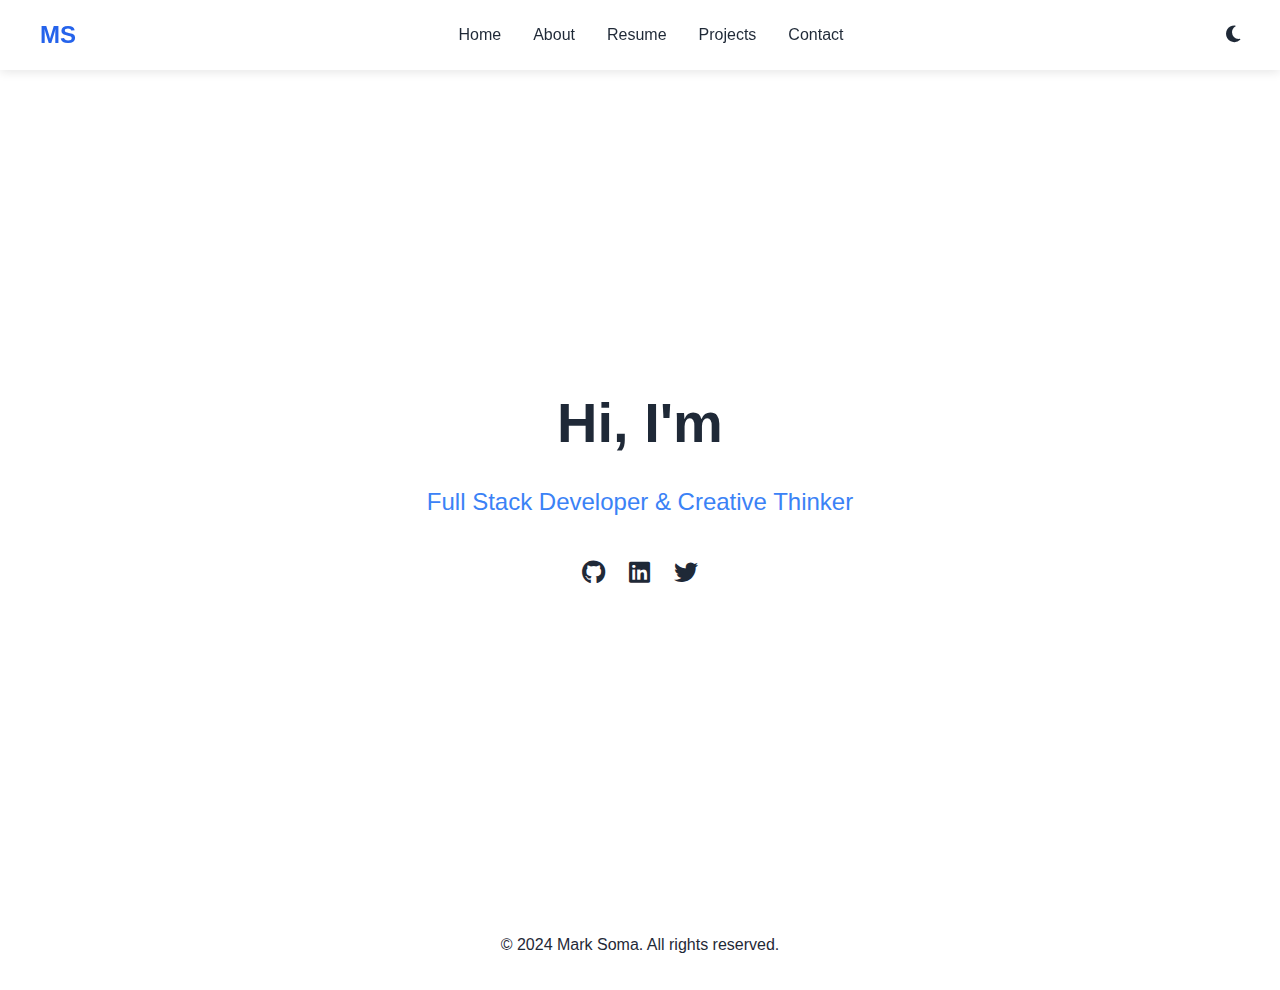
<file: index.html>
<!DOCTYPE html>
<html lang="en">
<head>
  <meta charset="UTF-8">
  <meta name="viewport" content="width=device-width, initial-scale=1.0">
  <title>Mark Soma</title>
  <link rel="stylesheet" href="https://cdnjs.cloudflare.com/ajax/libs/font-awesome/6.4.0/css/all.min.css">
  <link rel="stylesheet" href="styles.css">
</head>
<body>
  <nav id="nav-bar">
    <div class="nav-container">
      <div class="logo">MS</div>
      <div class="nav-links">
        <a href="index.html" class="nav-link">Home</a>
        <a href="pages/about.html" class="nav-link">About</a>
        <a href="pages/resume.html" class="nav-link">Resume</a>
        <a href="pages/projects.html" class="nav-link">Projects</a>
        <a href="pages/contact.html" class="nav-link">Contact</a>
      </div>
      <button id="theme-toggle">
        <i class="fas fa-moon"></i>
      </button>
    </div>
  </nav>

  <main id="main-content">
    <section class="hero-section">
      <div class="container">
        <h1 class="typing-effect">Hi, I'm Mark Soma</h1>
        <p class="subtitle">Full Stack Developer & Creative Thinker</p>
        <div class="social-links">
          <a href="https://github.com/marksoma" target="_blank" class="social-link"><i class="fab fa-github"></i></a>
          <a href="https://linkedin.com/in/mark-soma" target="_blank" class="social-link"><i class="fab fa-linkedin"></i></a>
          <a href="https://twitter.com/marksoma" target="_blank" class="social-link"><i class="fab fa-twitter"></i></a>
        </div>
      </div>
    </section>
  </main>

  <footer>
    <div class="container">
      <p>&copy; 2024 Mark Soma. All rights reserved.</p>
    </div>
  </footer>
  <script src="js/theme.js"></script>
  <script>
    // Typing effect
    const typingText = document.querySelector('.typing-effect');
    const text = typingText.textContent;
    typingText.textContent = '';

    let charIndex = 0;
    function typeText() {
        if (charIndex < text.length) {
            typingText.textContent += text.charAt(charIndex);
            charIndex++;
            setTimeout(typeText, 100);
        }
    }

    document.addEventListener('DOMContentLoaded', typeText);
  </script>
</body>
</html>
</file>
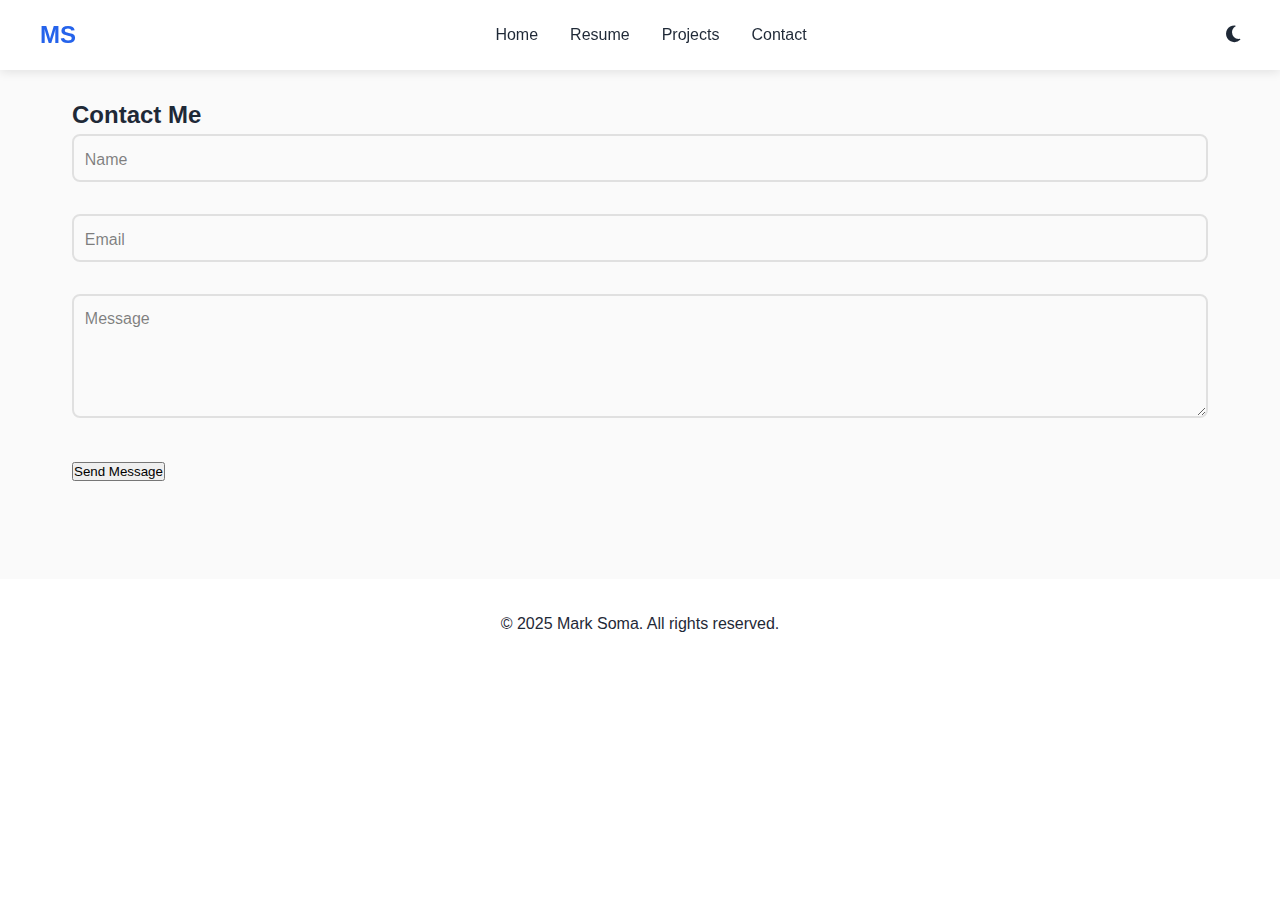
<file: pages/contact.html>
<!DOCTYPE html>
<html lang="en">
<head>
  <meta charset="UTF-8">
  <meta name="viewport" content="width=device-width, initial-scale=1.0">
  <title>Contact - Mark Soma</title>
  <link rel="stylesheet" href="https://cdnjs.cloudflare.com/ajax/libs/font-awesome/6.4.0/css/all.min.css">
  <link rel="stylesheet" href="../styles.css">
</head>
<body>
  <nav id="nav-bar">
    <div class="nav-container">
      <div class="logo">MS</div>
      <div class="nav-links">
        <a href="../index.html" class="nav-link">Home</a>
        <a href="resume.html" class="nav-link">Resume</a>
        <a href="projects.html" class="nav-link">Projects</a>
        <a href="contact.html" class="nav-link">Contact</a>
      </div>
      <button id="theme-toggle">
        <i class="fas fa-moon"></i>
      </button>
    </div>
  </nav>

  <main id="main-content">
    <section class="contact-section">
      <div class="container">
        <h2>Contact Me</h2>
        <div class="contact-content">
          <form id="contact-form">
            <div class="form-group">
              <label for="name">Name</label>
              <input type="text" id="name" name="name" required>
            </div>
            <div class="form-group">
              <label for="email">Email</label>
              <input type="email" id="email" name="email" required>
            </div>
            <div class="form-group">
              <label for="message">Message</label>
              <textarea id="message" name="message" rows="5" required></textarea>
            </div>
            <button type="submit" class="submit-btn">Send Message</button>
          </form>
        </div>
      </div>
    </section>
  </main>

  <footer>
    <div class="container">
      <p>&copy; 2025 Mark Soma. All rights reserved.</p>
    </div>
  </footer>
  <script src="../js/theme.js"></script>
  <script src="../js/contact.js"></script>
</body>
</html>
</file>
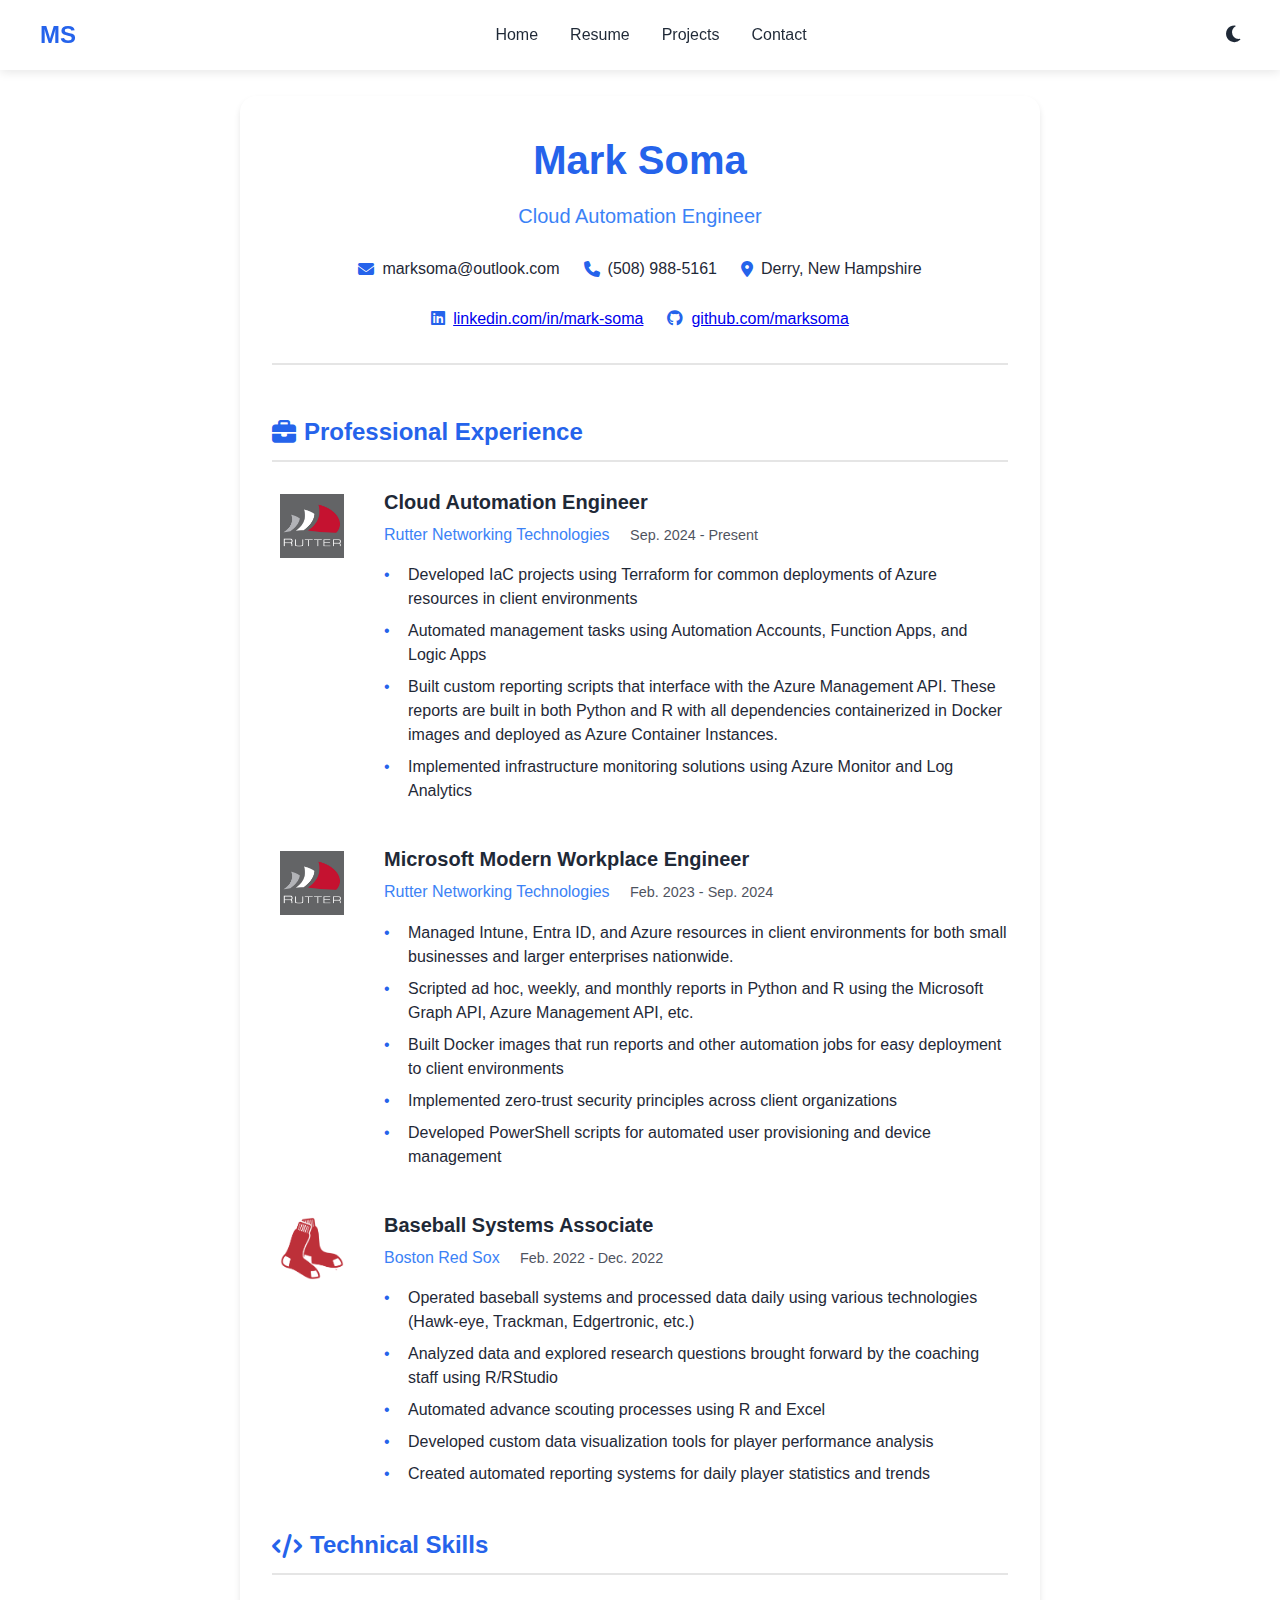
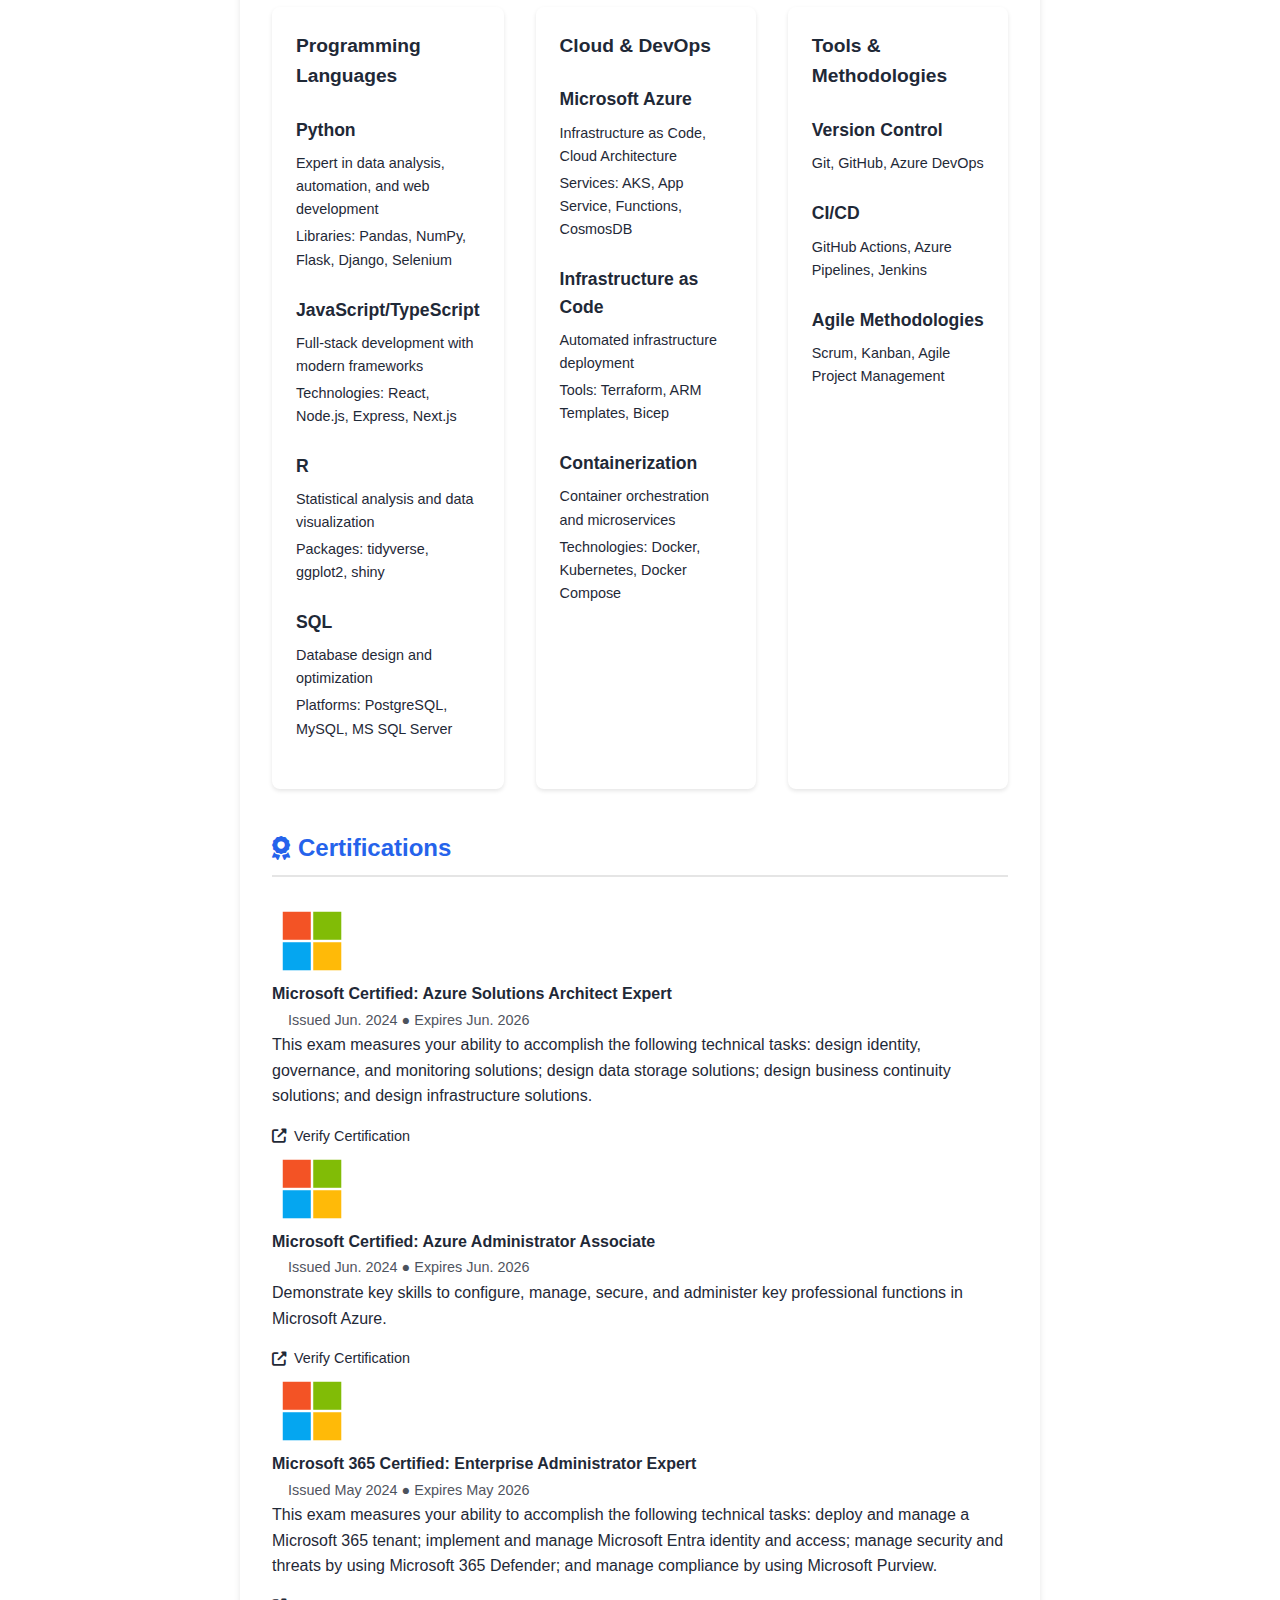
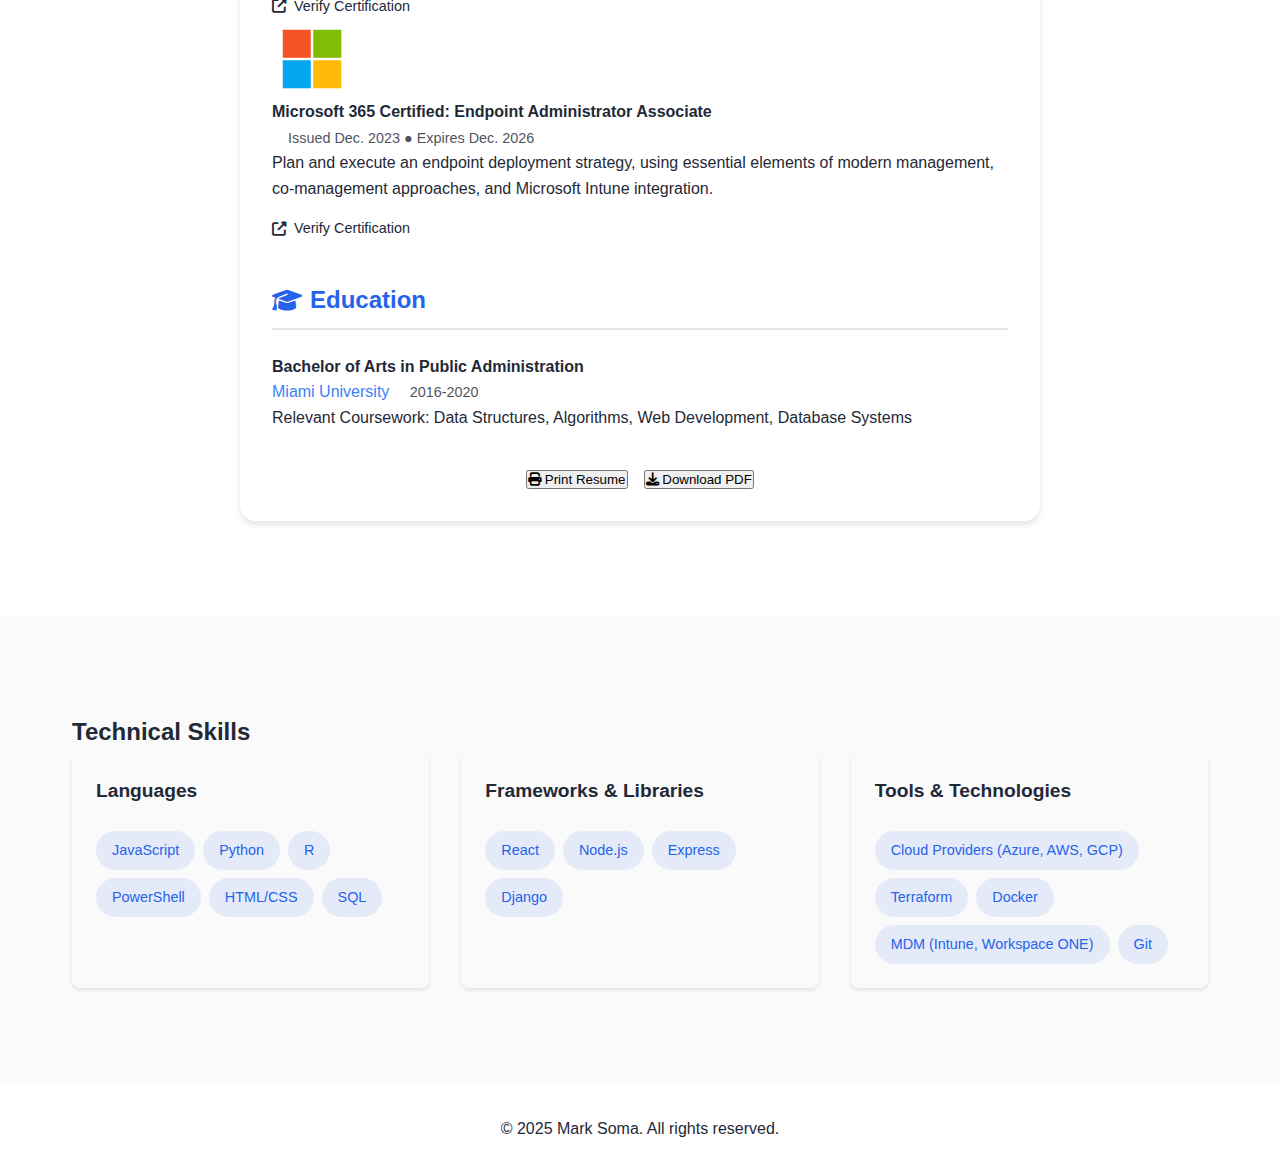
<file: pages/resume.html>
<!DOCTYPE html>
<html lang="en">
<head>
  <meta charset="UTF-8">
  <meta name="viewport" content="width=device-width, initial-scale=1.0">
  <title>Resume - Mark Soma</title>
  <link rel="stylesheet" href="https://cdnjs.cloudflare.com/ajax/libs/font-awesome/6.4.0/css/all.min.css">
  <link rel="stylesheet" href="../styles.css">
</head>
<body>
  <nav id="nav-bar">
    <div class="nav-container">
      <div class="logo">MS</div>
      <div class="nav-links">
        <a href="../index.html" class="nav-link">Home</a>
        <a href="resume.html" class="nav-link">Resume</a>
        <a href="projects.html" class="nav-link">Projects</a>
        <a href="contact.html" class="nav-link">Contact</a>
      </div>
      <button id="theme-toggle">
        <i class="fas fa-moon"></i>
      </button>
    </div>
  </nav>

  <main id="main-content">
    <section class="resume-section">
      <div class="container">
        <div class="resume-content">
          <div class="resume-header">
            <h1>Mark Soma</h1>
            <p class="resume-title">Cloud Automation Engineer</p>
            <div class="resume-contact">
              <p><i class="fas fa-envelope"></i> marksoma@outlook.com</p>
              <p><i class="fas fa-phone"></i> (508) 988-5161</p>
              <p><i class="fas fa-map-marker-alt"></i> Derry, New Hampshire</p>
              <p><i class="fab fa-linkedin"></i> <a href="https://linkedin.com/in/mark-soma" target="_blank">linkedin.com/in/mark-soma</a></p>
              <p><i class="fab fa-github"></i> <a href="https://github.com/marksoma" target="_blank">github.com/marksoma</a></p>
            </div>
          </div>

          <div class="resume-section-content">
            <h3><i class="fas fa-briefcase"></i> Professional Experience</h3>
            <div class="experience-item">
              <div class="company-logo">
                <img src="../assets/images/rutter-logo.jpg" alt="Rutter Networking Technologies Logo">
              </div>
              <div class="experience-content">
                <div class="experience-header">
                  <h4>Cloud Automation Engineer</h4>
                  <span class="company">Rutter Networking Technologies</span>
                  <span class="date">Sep. 2024 - Present</span>
                </div>
                <ul class="experience-details">
                  <li>Developed IaC projects using Terraform for common deployments of Azure resources in client environments</li>
                  <li>Automated management tasks using Automation Accounts, Function Apps, and Logic Apps</li>
                  <li>Built custom reporting scripts that interface with the Azure Management API. These reports are built in both Python and R with all dependencies containerized in Docker images and deployed as Azure Container Instances.</li>
                  <li>Implemented infrastructure monitoring solutions using Azure Monitor and Log Analytics</li>
                </ul>
              </div>
            </div>

            <div class="experience-item">
              <div class="company-logo">
                <img src="../assets/images/rutter-logo.jpg" alt="Rutter Networking Technologies Logo">
              </div>
              <div class="experience-content">
                <div class="experience-header">
                  <h4>Microsoft Modern Workplace Engineer</h4>
                  <span class="company">Rutter Networking Technologies</span>
                  <span class="date">Feb. 2023 - Sep. 2024</span>
                </div>
                <ul class="experience-details">
                  <li>Managed Intune, Entra ID, and Azure resources in client environments for both small businesses and larger enterprises nationwide.</li>
                  <li>Scripted ad hoc, weekly, and monthly reports in Python and R using the Microsoft Graph API, Azure Management API, etc.</li>
                  <li>Built Docker images that run reports and other automation jobs for easy deployment to client environments</li>
                  <li>Implemented zero-trust security principles across client organizations</li>
                  <li>Developed PowerShell scripts for automated user provisioning and device management</li>
                </ul>
              </div>
            </div>

            <div class="experience-item">
              <div class="company-logo">
                <img src="../assets/images/redsox-logo.png" alt="Boston Red Sox Logo">
              </div>
              <div class="experience-content">
                <div class="experience-header">
                  <h4>Baseball Systems Associate</h4>
                  <span class="company">Boston Red Sox</span>
                  <span class="date">Feb. 2022 - Dec. 2022</span>
                </div>
                <ul class="experience-details">
                  <li>Operated baseball systems and processed data daily using various technologies (Hawk-eye, Trackman, Edgertronic, etc.)</li>
                  <li>Analyzed data and explored research questions brought forward by the coaching staff using R/RStudio</li>
                  <li>Automated advance scouting processes using R and Excel</li>
                  <li>Developed custom data visualization tools for player performance analysis</li>
                  <li>Created automated reporting systems for daily player statistics and trends</li>
                </ul>
              </div>
            </div>

          <div class="resume-section-content">
            <h3><i class="fas fa-code"></i> Technical Skills</h3>
            <div class="skills-grid">
              <div class="skill-category">
                <h4>Programming Languages</h4>
                <ul class="skill-list">
                  <li>
                    <span class="skill-name">Python</span>
                    <div class="skill-details">
                      <p>Expert in data analysis, automation, and web development</p>
                      <p>Libraries: Pandas, NumPy, Flask, Django, Selenium</p>
                    </div>
                  </li>
                  <li>
                    <span class="skill-name">JavaScript/TypeScript</span>
                    <div class="skill-details">
                      <p>Full-stack development with modern frameworks</p>
                      <p>Technologies: React, Node.js, Express, Next.js</p>
                    </div>
                  </li>
                  <li>
                    <span class="skill-name">R</span>
                    <div class="skill-details">
                      <p>Statistical analysis and data visualization</p>
                      <p>Packages: tidyverse, ggplot2, shiny</p>
                    </div>
                  </li>
                  <li>
                    <span class="skill-name">SQL</span>
                    <div class="skill-details">
                      <p>Database design and optimization</p>
                      <p>Platforms: PostgreSQL, MySQL, MS SQL Server</p>
                    </div>
                  </li>
                </ul>
              </div>

              <div class="skill-category">
                <h4>Cloud & DevOps</h4>
                <ul class="skill-list">
                  <li>
                    <span class="skill-name">Microsoft Azure</span>
                    <div class="skill-details">
                      <p>Infrastructure as Code, Cloud Architecture</p>
                      <p>Services: AKS, App Service, Functions, CosmosDB</p>
                    </div>
                  </li>
                  <li>
                    <span class="skill-name">Infrastructure as Code</span>
                    <div class="skill-details">
                      <p>Automated infrastructure deployment</p>
                      <p>Tools: Terraform, ARM Templates, Bicep</p>
                    </div>
                  </li>
                  <li>
                    <span class="skill-name">Containerization</span>
                    <div class="skill-details">
                      <p>Container orchestration and microservices</p>
                      <p>Technologies: Docker, Kubernetes, Docker Compose</p>
                    </div>
                  </li>
                </ul>
              </div>

              <div class="skill-category">
                <h4>Tools & Methodologies</h4>
                <ul class="skill-list">
                  <li>
                    <span class="skill-name">Version Control</span>
                    <div class="skill-details">
                      <p>Git, GitHub, Azure DevOps</p>
                    </div>
                  </li>
                  <li>
                    <span class="skill-name">CI/CD</span>
                    <div class="skill-details">
                      <p>GitHub Actions, Azure Pipelines, Jenkins</p>
                    </div>
                  </li>
                  <li>
                    <span class="skill-name">Agile Methodologies</span>
                    <div class="skill-details">
                      <p>Scrum, Kanban, Agile Project Management</p>
                    </div>
                  </li>
                </ul>
              </div>
            </div>
          </div>

          <div class="resume-section-content">
            <h3><i class="fas fa-award"></i> Certifications</h3>
            <div class="certifications-container">
              <!-- AZ-305 Microsoft Certification -->
              <div class="certification">
                <div class="cert-logo-container">
                  <div class="company-logo">
                    <img src="../assets/images/microsoft.png" alt="Microsoft Certified: Azure Solutions Architect Expert">
                  </div>
                </div>
                <div class="cert-content-container">
                  <div class="cert-title">
                    <h4>Microsoft Certified: Azure Solutions Architect Expert</h4>
                    <span class="date">Issued Jun. 2024 ● Expires Jun. 2026</span>
                  </div>
                  <div class="cert-description">
                    <p>This exam measures your ability to accomplish the following technical tasks: design identity, governance, and monitoring solutions; design data storage solutions; design business continuity solutions; and design infrastructure solutions.</p>
                  </div>
                  <div class="cert-verify">
                    <a href="https://learn.microsoft.com/api/credentials/share/en-us/MarkSoma-7689/3E6807CD39AA2AF?sharingId=7F4D3A6898106832" target="_blank" class="cert-link">
                      <i class="fas fa-external-link-alt"></i> Verify Certification
                    </a>
                  </div>
                </div>
              </div>

              <!-- AZ-104 Microsoft Certification -->
              <div class="certification">
                <div class="cert-logo-container">
                  <div class="company-logo">
                    <img src="../assets/images/microsoft.png" alt="Microsoft Certified: Azure Administrator Associate">
                  </div>
                </div>
                <div class="cert-content-container">
                  <div class="cert-title">
                    <h4>Microsoft Certified: Azure Administrator Associate</h4>
                    <span class="date">Issued Jun. 2024 ● Expires Jun. 2026</span>
                  </div>
                  <div class="cert-description">
                    <p>Demonstrate key skills to configure, manage, secure, and administer key professional functions in Microsoft Azure.</p>
                  </div>
                  <div class="cert-verify">
                    <a href="https://learn.microsoft.com/api/credentials/share/en-us/MarkSoma-7689/FC5A1A65C4505034?sharingId=7F4D3A6898106832" target="_blank" class="cert-link">
                      <i class="fas fa-external-link-alt"></i> Verify Certification
                    </a>
                  </div>
                </div>
              </div>

              <!-- MS-102 Microsoft Certification -->
              <div class="certification">
                <div class="cert-logo-container">
                  <div class="company-logo">
                    <img src="../assets/images/microsoft.png" alt="Microsoft 365 Certified: Enterprise Administrator Expert">
                  </div>
                </div>
                <div class="cert-content-container">
                  <div class="cert-title">
                    <h4>Microsoft 365 Certified: Enterprise Administrator Expert</h4>
                    <span class="date">Issued May 2024 ● Expires May 2026</span>
                  </div>
                  <div class="cert-description">
                    <p>This exam measures your ability to accomplish the following technical tasks: deploy and manage a Microsoft 365 tenant; implement and manage Microsoft Entra identity and access; manage security and threats by using Microsoft 365 Defender; and manage compliance by using Microsoft Purview.</p>
                  </div>
                  <div class="cert-verify">
                    <a href="https://learn.microsoft.com/api/credentials/share/en-us/MarkSoma-7689/322AD8269DC2F09D?sharingId=7F4D3A6898106832" target="_blank" class="cert-link">
                      <i class="fas fa-external-link-alt"></i> Verify Certification
                    </a>
                  </div>
                </div>
              </div>

              <!-- MD-102 Microsoft Certification -->
              <div class="certification">
                <div class="cert-logo-container">
                  <div class="company-logo">
                    <img src="../assets/images/microsoft.png" alt="Microsoft 365 Certified: Endpoint Administrator Associate">
                  </div>
                </div>
                <div class="cert-content-container">
                  <div class="cert-title">
                    <h4>Microsoft 365 Certified: Endpoint Administrator Associate</h4>
                    <span class="date">Issued Dec. 2023 ● Expires Dec. 2026</span>
                  </div>
                  <div class="cert-description">
                    <p>Plan and execute an endpoint deployment strategy, using essential elements of modern management, co-management approaches, and Microsoft Intune integration.</p>
                  </div>
                  <div class="cert-verify">
                    <a href="https://learn.microsoft.com/api/credentials/share/en-us/MarkSoma-7689/6C76E4B827FBFB2F?sharingId=7F4D3A6898106832" target="_blank" class="cert-link">
                      <i class="fas fa-external-link-alt"></i> Verify Certification
                    </a>
                  </div>
                </div>
              </div>
            </div>
          </div>

          <div class="resume-section-content">
            <h3><i class="fas fa-graduation-cap"></i> Education</h3>
            <div class="education-item">
              <h4>Bachelor of Arts in Public Administration</h4>
              <span class="school">Miami University</span>
              <span class="date">2016-2020</span>
              <p>Relevant Coursework: Data Structures, Algorithms, Web Development, Database Systems</p>
            </div>
          </div>
        </div>
        <div class="resume-actions">
          <button id="print-resume" class="resume-action-btn">
            <i class="fas fa-print"></i> Print Resume
          </button>
          <button id="download-resume" class="resume-action-btn">
            <i class="fas fa-download"></i> Download PDF
          </button>
        </div>
      </div>
    </section>

    <section class="skills-section">
      <div class="container">
        <h2>Technical Skills</h2>
        <div class="skills-container">
          <div class="skill-category">
            <h4>Languages</h4>
            <div class="skill-tags">
              <span class="skill-tag">JavaScript</span>
              <span class="skill-tag">Python</span>
              <span class="skill-tag">R</span>
              <span class="skill-tag">PowerShell</span>
              <span class="skill-tag">HTML/CSS</span>
              <span class="skill-tag">SQL</span>
            </div>
          </div>
          <div class="skill-category">
            <h4>Frameworks & Libraries</h4>
            <div class="skill-tags">
              <span class="skill-tag">React</span>
              <span class="skill-tag">Node.js</span>
              <span class="skill-tag">Express</span>
              <span class="skill-tag">Django</span>
            </div>
          </div>
          <div class="skill-category">
            <h4>Tools & Technologies</h4>
            <div class="skill-tags">
              <span class="skill-tag">Cloud Providers (Azure, AWS, GCP)</span>
              <span class="skill-tag">Terraform</span>
              <span class="skill-tag">Docker</span>
              <span class="skill-tag">MDM (Intune, Workspace ONE)</span>
              <span class="skill-tag">Git</span>
            </div>
          </div>
        </div>
      </div>
    </section>
  </main>

  <footer>
    <div class="container">
      <p>&copy; 2025 Mark Soma. All rights reserved.</p>
    </div>
  </footer>
  <script src="../js/theme.js"></script>
  <script src="../js/resume.js"></script>
</body>
</html>
</file>
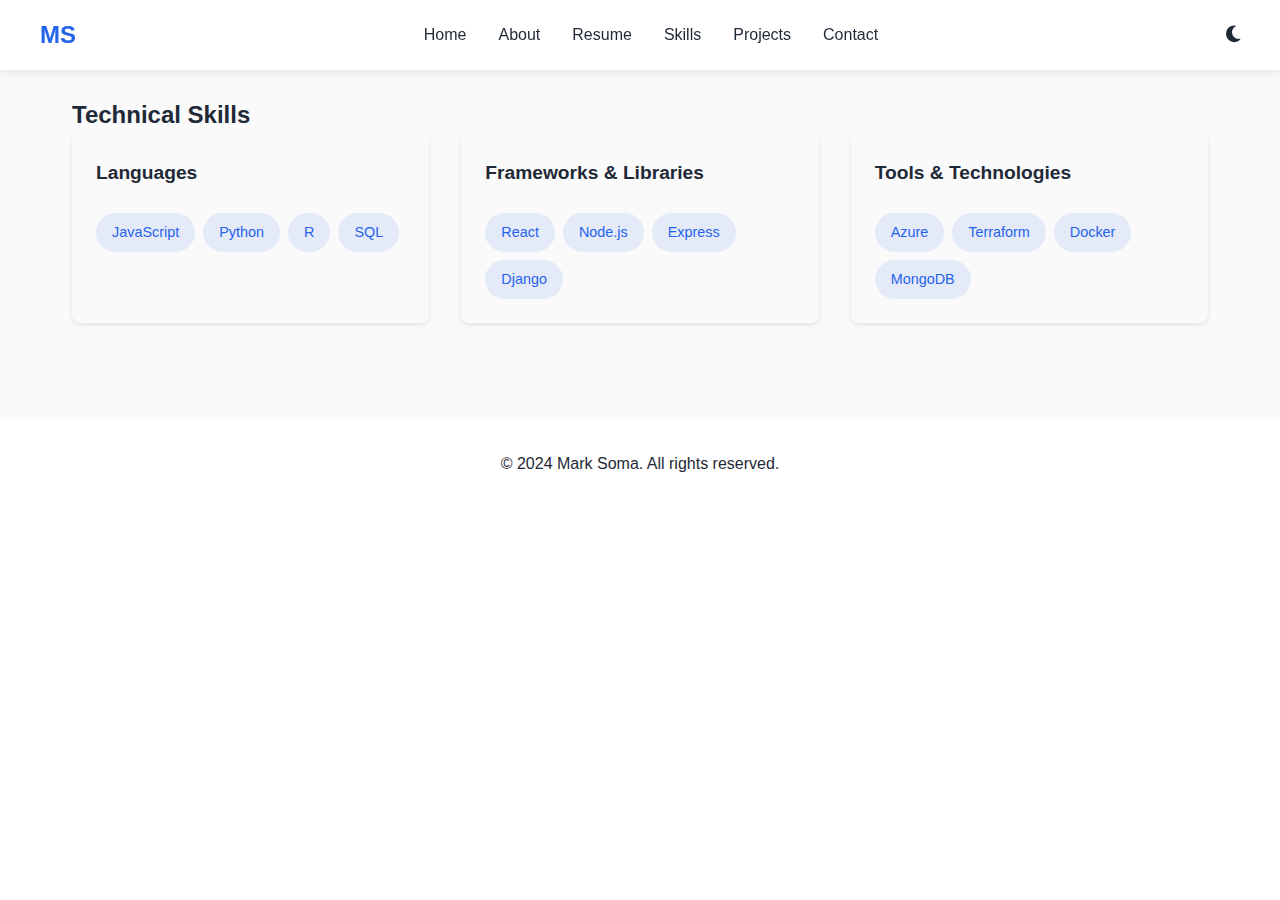
<file: pages/skills.html>
<!DOCTYPE html>
<html lang="en">
<head>
  <meta charset="UTF-8">
  <meta name="viewport" content="width=device-width, initial-scale=1.0">
  <title>Skills - Mark Soma</title>
  <link rel="stylesheet" href="https://cdnjs.cloudflare.com/ajax/libs/font-awesome/6.4.0/css/all.min.css">
  <link rel="stylesheet" href="../styles.css">
</head>
<body>
  <nav id="nav-bar">
    <div class="nav-container">
      <div class="logo">MS</div>
      <div class="nav-links">
        <a href="../index.html" class="nav-link">Home</a>
        <a href="about.html" class="nav-link">About</a>
        <a href="resume.html" class="nav-link">Resume</a>
        <a href="skills.html" class="nav-link">Skills</a>
        <a href="projects.html" class="nav-link">Projects</a>
        <a href="contact.html" class="nav-link">Contact</a>
      </div>
      <button id="theme-toggle">
        <i class="fas fa-moon"></i>
      </button>
    </div>
  </nav>

  <main id="main-content">
    <section class="skills-section">
      <div class="container">
        <h2>Technical Skills</h2>
        <div class="skills-container">
          <div class="skill-category">
            <h4>Languages</h4>
            <div class="skill-tags">
              <span class="skill-tag">JavaScript</span>
              <span class="skill-tag">Python</span>
              <span class="skill-tag">R</span>
              <span class="skill-tag">SQL</span>
            </div>
          </div>
          <div class="skill-category">
            <h4>Frameworks & Libraries</h4>
            <div class="skill-tags">
              <span class="skill-tag">React</span>
              <span class="skill-tag">Node.js</span>
              <span class="skill-tag">Express</span>
              <span class="skill-tag">Django</span>
            </div>
          </div>
          <div class="skill-category">
            <h4>Tools & Technologies</h4>
            <div class="skill-tags">
              <span class="skill-tag">Azure</span>
              <span class="skill-tag">Terraform</span>
              <span class="skill-tag">Docker</span>
              <span class="skill-tag">MongoDB</span>
            </div>
          </div>
        </div>
      </div>
    </section>
  </main>

  <footer>
    <div class="container">
      <p>&copy; 2024 Mark Soma. All rights reserved.</p>
    </div>
  </footer>
  <script src="../js/theme.js"></script>
</body>
</html>
</file>
<file: styles.css>
:root {
  --primary-color: #2563eb;
  --secondary-color: #3b82f6;
  --text-color: #1f2937;
  --bg-color: #ffffff;
  --nav-height: 70px;
  --container-width: 1200px;
}

/* Dark theme variables */
[data-theme="dark"] {
  --primary-color: #60a5fa;
  --secondary-color: #3b82f6;
  --text-color: #f3f4f6;
  --bg-color: #111827;
}

* {
  margin: 0;
  padding: 0;
  box-sizing: border-box;
}

html {
  scroll-behavior: smooth;
}

body {
  font-family: -apple-system, BlinkMacSystemFont, 'Segoe UI', Roboto, Oxygen, Ubuntu, Cantarell, sans-serif;
  line-height: 1.6;
  color: var(--text-color);
  background-color: var(--bg-color);
  transition: background-color 0.3s, color 0.3s;
}

.container {
  max-width: var(--container-width);
  margin: 0 auto;
  padding: 0 2rem;
}

/* Navigation */
#nav-bar {
  position: fixed;
  top: 0;
  left: 0;
  right: 0;
  height: var(--nav-height);
  background-color: var(--bg-color);
  box-shadow: 0 2px 10px rgba(0, 0, 0, 0.1);
  z-index: 1000;
}

.nav-container {
  height: 100%;
  display: flex;
  justify-content: space-between;
  align-items: center;
  padding: 0 2rem;
}

.logo {
  font-size: 1.5rem;
  font-weight: bold;
  color: var(--primary-color);
  padding-left: 0.5rem;
}

.nav-links {
  display: flex;
  gap: 2rem;
}

.nav-link {
  color: var(--text-color);
  text-decoration: none;
  font-weight: 500;
  transition: color 0.3s;
}

.nav-link:hover {
  color: var(--primary-color);
}

#theme-toggle {
  background: none;
  border: none;
  color: var(--text-color);
  cursor: pointer;
  font-size: 1.2rem;
  padding-right: 0.5rem;
}

/* Hero Section */
.hero-section {
  min-height: 100vh;
  display: flex;
  align-items: center;
  padding-top: var(--nav-height);
  text-align: center;
}

.hero-section h1 {
  font-size: 3.5rem;
  margin-bottom: 1rem;
}

.subtitle {
  font-size: 1.5rem;
  color: var(--secondary-color);
  margin-bottom: 2rem;
}

.social-links {
  display: flex;
  justify-content: center;
  gap: 1.5rem;
}

.social-link {
  color: var(--text-color);
  font-size: 1.5rem;
  transition: color 0.3s;
}

.social-link:hover {
  color: var(--primary-color);
}

/* About Section */
.about-section {
  padding: 6rem 0;
}

.about-content {
  display: grid;
  grid-template-columns: 1fr 1fr;
  gap: 4rem;
  align-items: center;
}

.about-image img {
  width: 100%;
  border-radius: 1rem;
}

/* Skills Section */
.skills-section {
  padding: 6rem 0;
  background-color: rgba(0, 0, 0, 0.02);
}

.skills-grid {
  display: grid;
  grid-template-columns: repeat(auto-fit, minmax(250px, 1fr));
  gap: 2rem;
  margin-top: 3rem;
}

.skill-card {
  background-color: var(--bg-color);
  padding: 2rem;
  border-radius: 1rem;
  text-align: center;
  box-shadow: 0 4px 6px rgba(0, 0, 0, 0.1);
}

.skill-card i {
  font-size: 2.5rem;
  color: var(--primary-color);
  margin-bottom: 1rem;
}

.progress-bar {
  height: 6px;
  background-color: rgba(0, 0, 0, 0.1);
  border-radius: 3px;
  margin-top: 1rem;
  overflow: hidden;
}

.progress-bar::after {
  content: '';
  display: block;
  height: 100%;
  width: var(--progress);
  background-color: var(--primary-color);
  animation: progress 1.5s ease-out forwards;
}

/* Projects Section */
.projects-section {
  padding: 6rem 0;
}

.projects-grid {
  display: grid;
  grid-template-columns: repeat(auto-fit, minmax(300px, 1fr));
  gap: 2rem;
  margin-top: 3rem;
}

.project-card {
  background-color: var(--bg-color);
  border-radius: 1rem;
  overflow: hidden;
  box-shadow: 0 4px 6px rgba(0, 0, 0, 0.1);
  transition: transform 0.3s;
}

.project-card:hover {
  transform: translateY(-5px);
}

.project-image img {
  width: 100%;
  height: 200px;
  object-fit: cover;
}

.project-info {
  padding: 1.5rem;
}

.project-links {
  display: flex;
  gap: 1rem;
  margin-top: 1rem;
}

.project-link {
  color: var(--primary-color);
  text-decoration: none;
}

/* Resume Section */
.resume-section {
  padding: 6rem 0;
  background-color: var(--bg-color);
}

.resume-content {
  max-width: 800px;
  margin: 0 auto;
  background-color: var(--bg-color);
  border-radius: 1rem;
  padding: 2rem;
  box-shadow: 0 4px 6px rgba(0, 0, 0, 0.1);
}

.resume-header {
  text-align: center;
  margin-bottom: 3rem;
  padding-bottom: 2rem;
  border-bottom: 2px solid rgba(0, 0, 0, 0.1);
}

.resume-header h1 {
  font-size: 2.5rem;
  margin-bottom: 0.5rem;
  color: var(--primary-color);
}

.resume-title {
  font-size: 1.25rem;
  color: var(--secondary-color);
  margin-bottom: 1.5rem;
}

.resume-contact {
  display: flex;
  flex-wrap: wrap;
  justify-content: center;
  gap: 1.5rem;
}

.resume-contact p {
  display: flex;
  align-items: center;
  gap: 0.5rem;
  color: var(--text-color);
}

.resume-contact i {
  color: var(--primary-color);
}

.resume-section-content {
  margin-bottom: 2.5rem;
}

.resume-section-content h3 {
  display: flex;
  align-items: center;
  gap: 0.5rem;
  font-size: 1.5rem;
  color: var(--primary-color);
  margin-bottom: 1.5rem;
  padding-bottom: 0.5rem;
  border-bottom: 2px solid rgba(0, 0, 0, 0.1);
}

.experience-item {
  display: flex;
  gap: 2rem;
  margin-bottom: 2rem;
}

.company-logo {
  flex-shrink: 0;
  width: 80px;
  height: 80px;
  border-radius: 8px;
  overflow: hidden;
  background-color: var(--bg-color);
  display: flex;
  align-items: center;
  justify-content: center;
  border: none;
}

.company-logo img {
  width: 100%;
  height: 100%;
  object-fit: contain;
  padding: 8px;
}

.experience-content {
  flex-grow: 1;
}

.experience-header {
  margin-bottom: 1rem;
}

.experience-header h4 {
  font-size: 1.25rem;
  color: var(--text-color);
  margin-bottom: 0.25rem;
}

.company, .school {
  color: var(--secondary-color);
  font-weight: 500;
}

.date {
  color: var(--text-color);
  opacity: 0.8;
  font-size: 0.9rem;
  margin-left: 1rem;
}

.experience-details {
  list-style-type: none;
  padding-left: 0;
}

.experience-details li {
  position: relative;
  padding-left: 1.5rem;
  margin-bottom: 0.5rem;
  line-height: 1.5;
}

.experience-details li::before {
  content: '•';
  position: absolute;
  left: 0;
  color: var(--primary-color);
}

.certification-item {
  display: flex;
  gap: 2rem;
  margin-bottom: 2rem;
  align-items: center;
}

.certification-logo {
  flex-shrink: 0;
  width: 60px;
  height: 60px;
  border-radius: 8px;
  overflow: hidden;
  background-color: var(--bg-color);
  display: flex;
  align-items: center;
  justify-content: center;
  border: none;
}

.certification-logo img {
  width: 100%;
  height: 100%;
  object-fit: contain;
  padding: 8px;
}

.certification-content {
  flex-grow: 1;
}

.certification-content h4 {
  color: var(--primary-color);
  text-decoration: none;
  margin-bottom: 0.25rem;
}

.certification-content h4:hover {
  text-decoration: underline;
}

.skills-container {
  display: grid;
  grid-template-columns: repeat(auto-fit, minmax(250px, 1fr));
  gap: 2rem;
}

.skill-category h4 {
  color: var(--text-color);
  margin-bottom: 1rem;
}

.skill-tags {
  display: flex;
  flex-wrap: wrap;
  gap: 0.5rem;
}

.skill-tag {
  background-color: rgba(37, 99, 235, 0.1);
  color: var(--primary-color);
  padding: 0.5rem 1rem;
  border-radius: 2rem;
  font-size: 0.9rem;
}

.resume-actions {
  display: flex;
  justify-content: center;
  gap: 1rem;
  margin-top: 2rem;
}

.download-resume, .print-resume {
  display: inline-flex;
  align-items: center;
  gap: 0.5rem;
  padding: 0.75rem 1.5rem;
  border-radius: 0.5rem;
  font-weight: 500;
  transition: all 0.3s;
  cursor: pointer;
}

.download-resume {
  background-color: var(--primary-color);
  color: white;
  text-decoration: none;
}

.print-resume {
  background-color: transparent;
  color: var(--text-color);
  border: 2px solid var(--primary-color);
}

.download-resume:hover, .print-resume:hover {
  transform: translateY(-2px);
  box-shadow: 0 4px 6px rgba(0, 0, 0, 0.1);
}

/* Skills Grid Styles */
.skills-grid {
  display: grid;
  gap: 2rem;
  margin: 2rem 0;
}

.skill-category {
  background: var(--bg-secondary);
  padding: 1.5rem;
  border-radius: 8px;
  box-shadow: 0 2px 4px rgba(0, 0, 0, 0.1);
}

.skill-category h4 {
  color: var(--text-primary);
  margin-bottom: 1rem;
  font-size: 1.2rem;
  border-bottom: 2px solid var(--accent-color);
  padding-bottom: 0.5rem;
}

.skill-list {
  list-style: none;
  padding: 0;
  margin: 0;
}

.skill-list li {
  margin-bottom: 1.5rem;
}

.skill-name {
  font-weight: bold;
  color: var(--text-primary);
  font-size: 1.1rem;
  display: block;
  margin-bottom: 0.5rem;
}

.skill-details p {
  color: var(--text-secondary);
  margin: 0.25rem 0;
  font-size: 0.9rem;
}

/* Certifications Grid Styles */
.certifications-grid {
  display: grid;
  gap: 2rem;
  margin: 2rem 0;
}

.certification-item {
  background: var(--bg-secondary);
  padding: 1.5rem;
  border-radius: 8px;
  box-shadow: 0 2px 4px rgba(0, 0, 0, 0.1);
}

.certification-header {
  display: flex;
  align-items: center;
  margin-bottom: 1rem;
}

.certification-header img {
  width: 50px;
  height: 50px;
  margin-right: 1rem;
  object-fit: contain;
}

.certification-title h4 {
  margin: 0;
  color: var(--text-primary);
  font-size: 1.1rem;
}

.certification-title .date {
  color: var(--text-secondary);
  font-size: 0.9rem;
}

.certification-item p {
  color: var(--text-secondary);
  margin: 0.5rem 0;
}

.cert-link {
  display: inline-flex;
  align-items: center;
  color: var(--accent-color);
  text-decoration: none;
  margin-top: 1rem;
  font-size: 0.9rem;
}

.cert-link i {
  margin-right: 0.5rem;
}

.cert-link:hover {
  text-decoration: underline;
}

/* Responsive Grid Layouts */
@media (min-width: 768px) {
  .skills-grid {
    grid-template-columns: repeat(2, 1fr);
  }
  
  .certifications-grid {
    grid-template-columns: repeat(2, 1fr);
  }
}

@media (min-width: 1024px) {
  .skills-grid {
    grid-template-columns: repeat(3, 1fr);
  }
}

@media print {
  body * {
    visibility: hidden;
  }
  
  .resume-section,
  .resume-section * {
    visibility: visible;
  }
  
  .resume-section {
    position: absolute;
    left: 0;
    top: 0;
    width: 100%;
    padding: 0;
  }
  
  .resume-actions {
    display: none;
  }
}

@media (max-width: 768px) {
  .resume-content {
    padding: 1.5rem;
  }
  
  .resume-contact {
    flex-direction: column;
    align-items: center;
    gap: 0.75rem;
  }
  
  .skills-container {
    grid-template-columns: 1fr;
  }
  
  .resume-actions {
    flex-direction: column;
    align-items: stretch;
  }
}

/* Contact Section */
.contact-section {
  padding: 6rem 0;
  background-color: rgba(0, 0, 0, 0.02);
}

.contact-form {
  max-width: 600px;
  margin: 3rem auto 0;
}

.form-group {
  position: relative;
  margin-bottom: 2rem;
}

.form-group input,
.form-group textarea {
  width: 100%;
  padding: 0.8rem;
  border: 2px solid rgba(0, 0, 0, 0.1);
  border-radius: 0.5rem;
  background-color: transparent;
  color: var(--text-color);
  font-size: 1rem;
}

.form-group label {
  position: absolute;
  left: 0.8rem;
  top: 0.8rem;
  color: rgba(0, 0, 0, 0.5);
  transition: transform 0.3s, color 0.3s;
}

.form-group input:focus + label,
.form-group textarea:focus + label,
.form-group input:not(:placeholder-shown) + label,
.form-group textarea:not(:placeholder-shown) + label {
  transform: translateY(-1.5rem) scale(0.8);
  color: var(--primary-color);
}

.submit-button {
  background-color: var(--primary-color);
  color: white;
  border: none;
  padding: 1rem 2rem;
  border-radius: 0.5rem;
  cursor: pointer;
  font-size: 1rem;
  transition: background-color 0.3s;
}

.submit-button:hover {
  background-color: var(--secondary-color);
}

/* Footer */
footer {
  padding: 2rem 0;
  text-align: center;
  background-color: var(--bg-color);
}

/* Animations */
@keyframes progress {
  from { width: 0; }
  to { width: var(--progress); }
}

/* Responsive Design */
@media (max-width: 768px) {
  .about-content {
    grid-template-columns: 1fr;
  }
  
  .nav-links {
    display: none;
  }
  
  .hero-section h1 {
    font-size: 2.5rem;
  }
}
</file>
